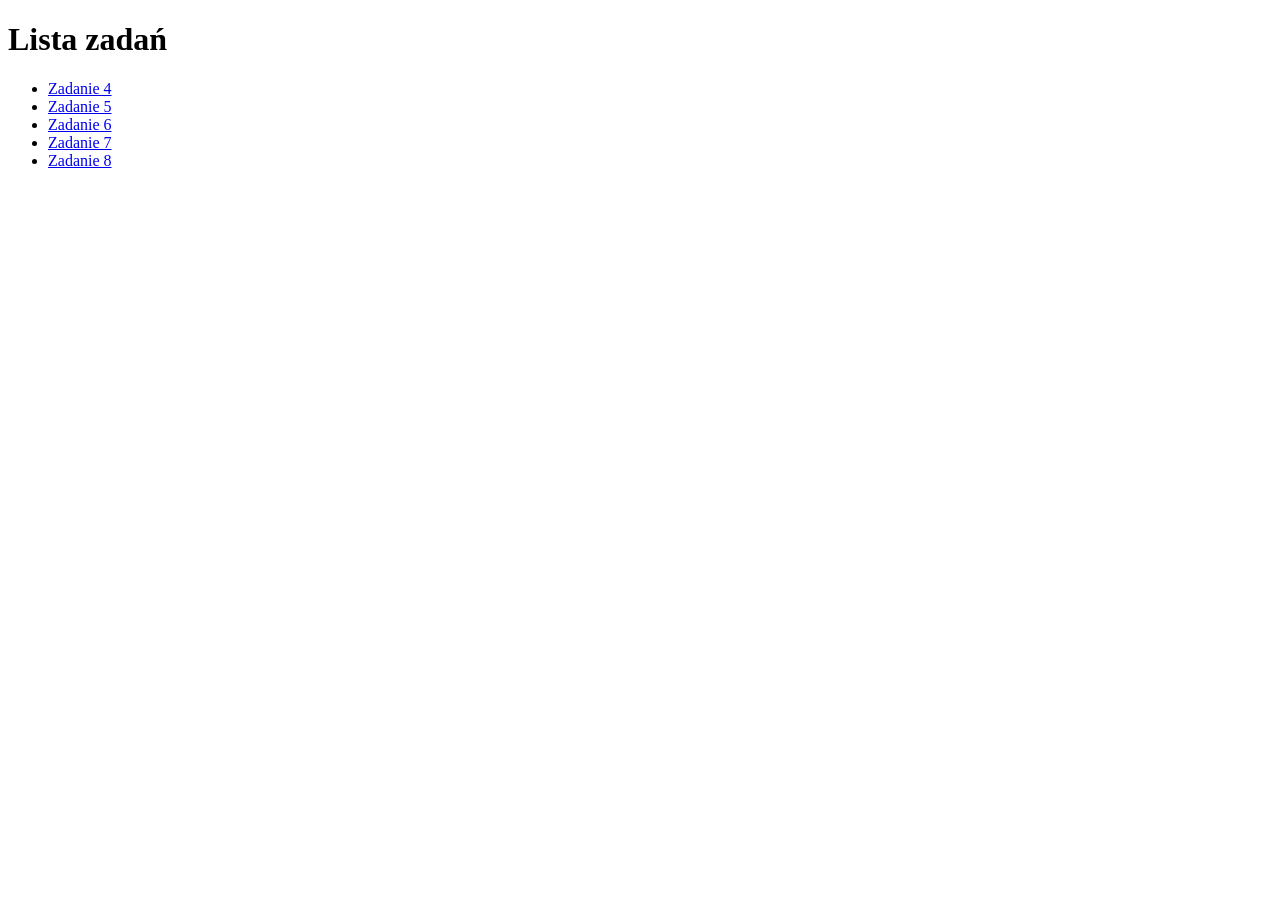
<file: index.html>
<!DOCTYPE html>
<html>
<head>
  <title>Moje zadania Yaroslav Pinieha 62293</title>
</head>
<body>
  <h1>Lista zadań</h1>

  <ul>
    <li><a href="zad4_interakcja/index.html">Zadanie 4</a></li>
    <li><a href="zad5_formularz/index.html">Zadanie 5</a></li>
    <li><a href="zad6_json/index.html">Zadanie 6</a></li>
    <li><a href="zad7_localstor/index.html">Zadanie 7</a></li>
    <li><a href="zad8_backend/index.html">Zadanie 8</a></li>
  </ul>

</body>
</html>
</file>
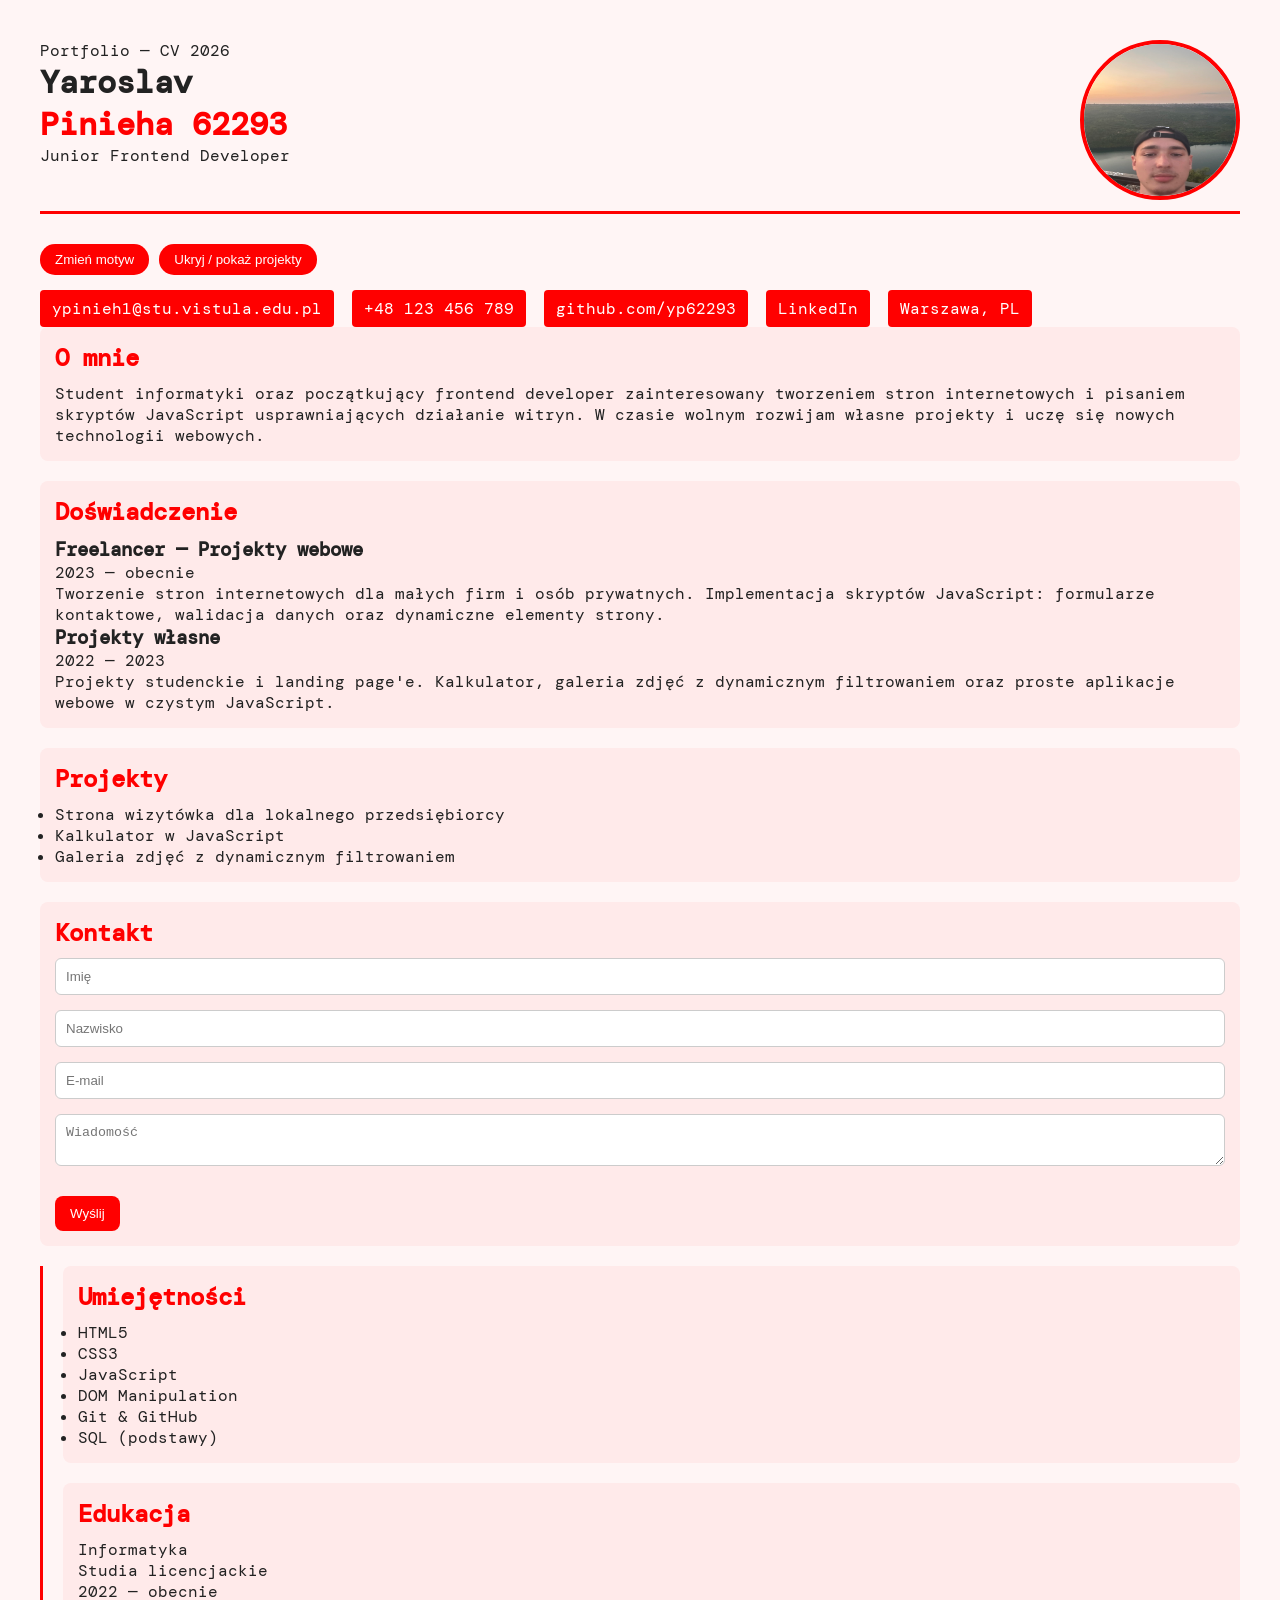
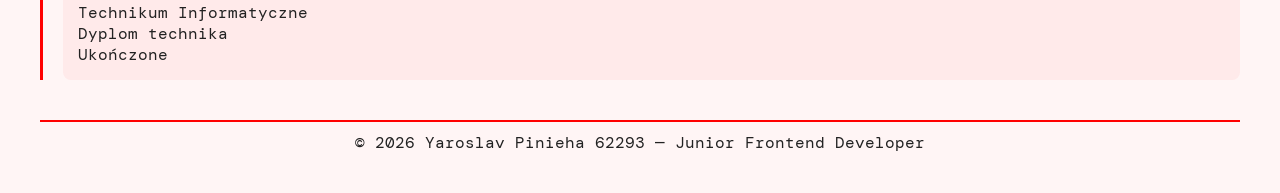
<file: zad5_formularz/index.html>
<!DOCTYPE html>
<html lang="pl">
<head>
<meta charset="UTF-8">
<meta name="viewport" content="width=device-width, initial-scale=1.0">
<title>Yaroslav Pinieha 62293 — Frontend Developer</title>

<link rel="stylesheet" href="red.css">

<link href="https://fonts.googleapis.com/css2?family=Playfair+Display:wght@400;700;900&family=DM+Mono:wght@300;400;500&display=swap" rel="stylesheet">
</head>

<body>

<div class="container">

<header class="header">

<div class="header-text">
<div class="header-tag">Portfolio — CV 2026</div>

<h1 class="header-name">
Yaroslav <br>
<span>Pinieha 62293</span>
</h1>

<p class="header-role">Junior Frontend Developer</p>
</div>

<div class="header-photo">
<img src="zdjecie.jpg" class="header-decor" alt="Yaroslav Pinieha 62293">
</div>

</header>

<button id="themeBtn" class="change-color">Zmień motyw</button>
<button id="toggleProjects" class="hide-project">Ukryj / pokaż projekty</button>

<div class="contact-bar">
<a href="mailto:ypinieh1@stu.vistula.edu.pl" class="contact-pill">ypinieh1@stu.vistula.edu.pl</a>
<a href="tel:+48123456789" class="contact-pill">+48 123 456 789</a>
<a href="https://github.com/yp62293" class="contact-pill">github.com/yp62293</a>
<a href="https://www.linkedin.com/in/yaroslav-pinieha-808a593b2/" class="contact-pill">LinkedIn</a>
<span class="contact-pill">Warszawa, PL</span>
</div>

<div class="grid">

<main>

<section class="section">
<h2>O mnie</h2>
<p>
Student informatyki oraz początkujący frontend developer zainteresowany
tworzeniem stron internetowych i pisaniem skryptów JavaScript
usprawniających działanie witryn. W czasie wolnym rozwijam własne projekty
i uczę się nowych technologii webowych.
</p>
</section>

<section class="section">
<h2>Doświadczenie</h2>

<div class="exp-item">
<h3>Freelancer — Projekty webowe</h3>
<p class="exp-date">2023 — obecnie</p>
<p>
Tworzenie stron internetowych dla małych firm i osób prywatnych.
Implementacja skryptów JavaScript: formularze kontaktowe,
walidacja danych oraz dynamiczne elementy strony.
</p>
</div>

<div class="exp-item">
<h3>Projekty własne</h3>
<p class="exp-date">2022 — 2023</p>
<p>
Projekty studenckie i landing page'e. Kalkulator,
galeria zdjęć z dynamicznym filtrowaniem oraz
proste aplikacje webowe w czystym JavaScript.
</p>
</div>

</section>

<section class="section">
<h2>Projekty</h2>

<ul class="projects">
<li>Strona wizytówka dla lokalnego przedsiębiorcy</li>
<li>Kalkulator w JavaScript</li>
<li>Galeria zdjęć z dynamicznym filtrowaniem</li>
</ul>

</section>

<section class="section">
<h2>Kontakt</h2>

<form id="contactForm" novalidate>

<input type="text" id="firstName" placeholder="Imię">
<div class="error" id="firstNameError"></div>

<input type="text" id="lastName" placeholder="Nazwisko">
<div class="error" id="lastNameError"></div>

<input type="email" id="email" placeholder="E-mail">
<div class="error" id="emailError"></div>

<textarea id="message" placeholder="Wiadomość"></textarea>
<div class="error" id="messageError"></div>

<button type="submit">Wyślij</button>

</form>
</section>

</main>

<aside class="sidebar">

<section class="section">
<h2>Umiejętności</h2>

<ul class="skills">
<li>HTML5</li>
<li>CSS3</li>
<li>JavaScript</li>
<li>DOM Manipulation</li>
<li>Git & GitHub</li>
<li>SQL (podstawy)</li>
</ul>

</section>

<section class="section">
<h2>Edukacja</h2>

<div class="edu-item">
<p class="edu-title">Informatyka</p>
<p>Studia licencjackie</p>
<p class="edu-year">2022 — obecnie</p>
</div>

<div class="edu-item">
<p class="edu-title">Technikum Informatyczne</p>
<p>Dyplom technika</p>
<p class="edu-year">Ukończone</p>
</div>

</section>

</aside>

</div>

</div>

<footer>
<p>© 2026 Yaroslav Pinieha 62293 — Junior Frontend Developer</p>
</footer>

<script src="script.js"></script>

</body>
</html>
</file>
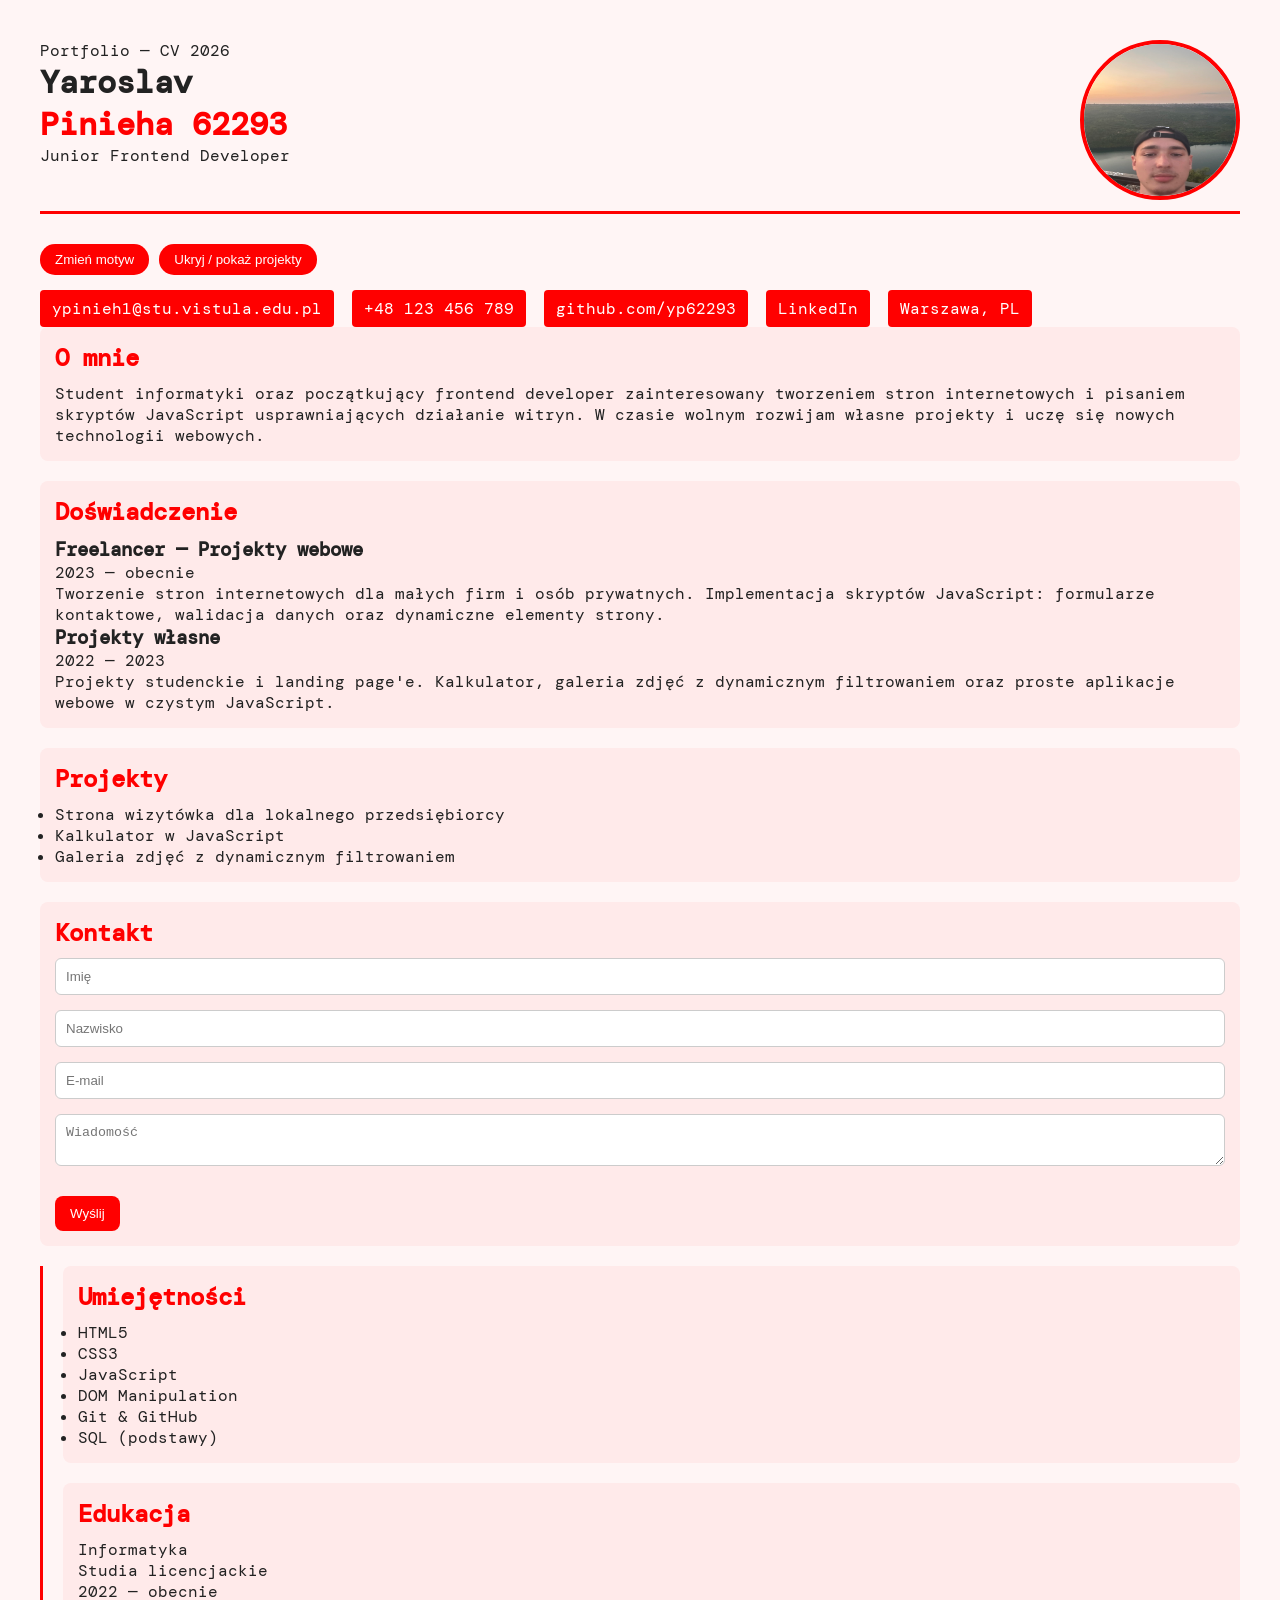
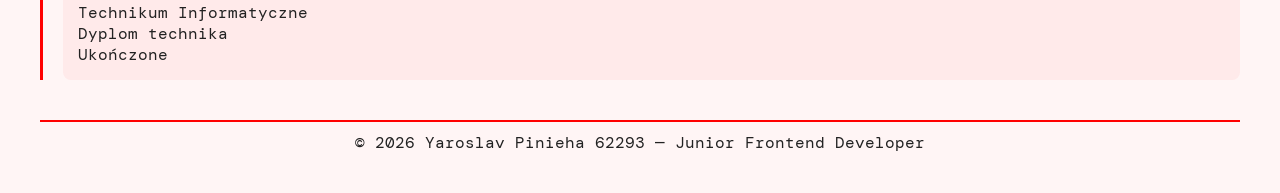
<file: zad6_json/index.html>
<!DOCTYPE html>
<html lang="pl">
<head>
<meta charset="UTF-8">
<meta name="viewport" content="width=device-width, initial-scale=1.0">
<title>Yaroslav Pinieha 62293 — Frontend Developer</title>

<link rel="stylesheet" href="red.css">

<link href="https://fonts.googleapis.com/css2?family=Playfair+Display:wght@400;700;900&family=DM+Mono:wght@300;400;500&display=swap" rel="stylesheet">
</head>

<body>

<div class="container">

<header class="header">

<div class="header-text">
<div class="header-tag">Portfolio — CV 2026</div>

<h1 class="header-name">
Yaroslav <br>
<span>Pinieha 62293</span>
</h1>

<p class="header-role">Junior Frontend Developer</p>
</div>

<div class="header-photo">
<img src="zdjecie.jpg" class="header-decor" alt="Yaroslav Pinieha 62293">
</div>

</header>

<button id="themeBtn" class="change-color">Zmień motyw</button>
<button id="toggleProjects" class="hide-project">Ukryj / pokaż projekty</button>

<div class="contact-bar">
<a href="mailto:ypinieh1@stu.vistula.edu.pl" class="contact-pill">ypinieh1@stu.vistula.edu.pl</a>
<a href="tel:+48123456789" class="contact-pill">+48 123 456 789</a>
<a href="https://github.com/yp62293" class="contact-pill">github.com/yp62293</a>
<a href="https://www.linkedin.com/in/yaroslav-pinieha-808a593b2/" class="contact-pill">LinkedIn</a>
<span class="contact-pill">Warszawa, PL</span>
</div>

<div class="grid">

<main>

<section class="section">
<h2>O mnie</h2>
<p>
Student informatyki oraz początkujący frontend developer zainteresowany
tworzeniem stron internetowych i pisaniem skryptów JavaScript
usprawniających działanie witryn. W czasie wolnym rozwijam własne projekty
i uczę się nowych technologii webowych.
</p>
</section>

<section class="section">
<h2>Doświadczenie</h2>

<div class="exp-item">
<h3>Freelancer — Projekty webowe</h3>
<p class="exp-date">2023 — obecnie</p>
<p>
Tworzenie stron internetowych dla małych firm i osób prywatnych.
Implementacja skryptów JavaScript: formularze kontaktowe,
walidacja danych oraz dynamiczne elementy strony.
</p>
</div>

<div class="exp-item">
<h3>Projekty własne</h3>
<p class="exp-date">2022 — 2023</p>
<p>
Projekty studenckie i landing page'e. Kalkulator,
galeria zdjęć z dynamicznym filtrowaniem oraz
proste aplikacje webowe w czystym JavaScript.
</p>
</div>

</section>

<section class="section">
<h2>Projekty</h2>

<ul class="projects"></ul>

</section>

<section class="section">
<h2>Kontakt</h2>

<form id="contactForm" novalidate>

<input type="text" id="firstName" placeholder="Imię">
<div class="error" id="firstNameError"></div>

<input type="text" id="lastName" placeholder="Nazwisko">
<div class="error" id="lastNameError"></div>

<input type="email" id="email" placeholder="E-mail">
<div class="error" id="emailError"></div>

<textarea id="message" placeholder="Wiadomość"></textarea>
<div class="error" id="messageError"></div>

<button type="submit">Wyślij</button>

</form>
</section>

</main>

<aside class="sidebar">

<section class="section">
<h2>Umiejętności</h2>

<ul class="skills"></ul>

</section>

<section class="section">
<h2>Edukacja</h2>

<div class="edu-item">
<p class="edu-title">Informatyka</p>
<p>Studia licencjackie</p>
<p class="edu-year">2022 — obecnie</p>
</div>

<div class="edu-item">
<p class="edu-title">Technikum Informatyczne</p>
<p>Dyplom technika</p>
<p class="edu-year">Ukończone</p>
</div>

</section>

</aside>

</div>

</div>

<footer>
<p>© 2026 Yaroslav Pinieha 62293 — Junior Frontend Developer</p>
</footer>

<script src="script.js"></script>

</body>
</html>
</file>
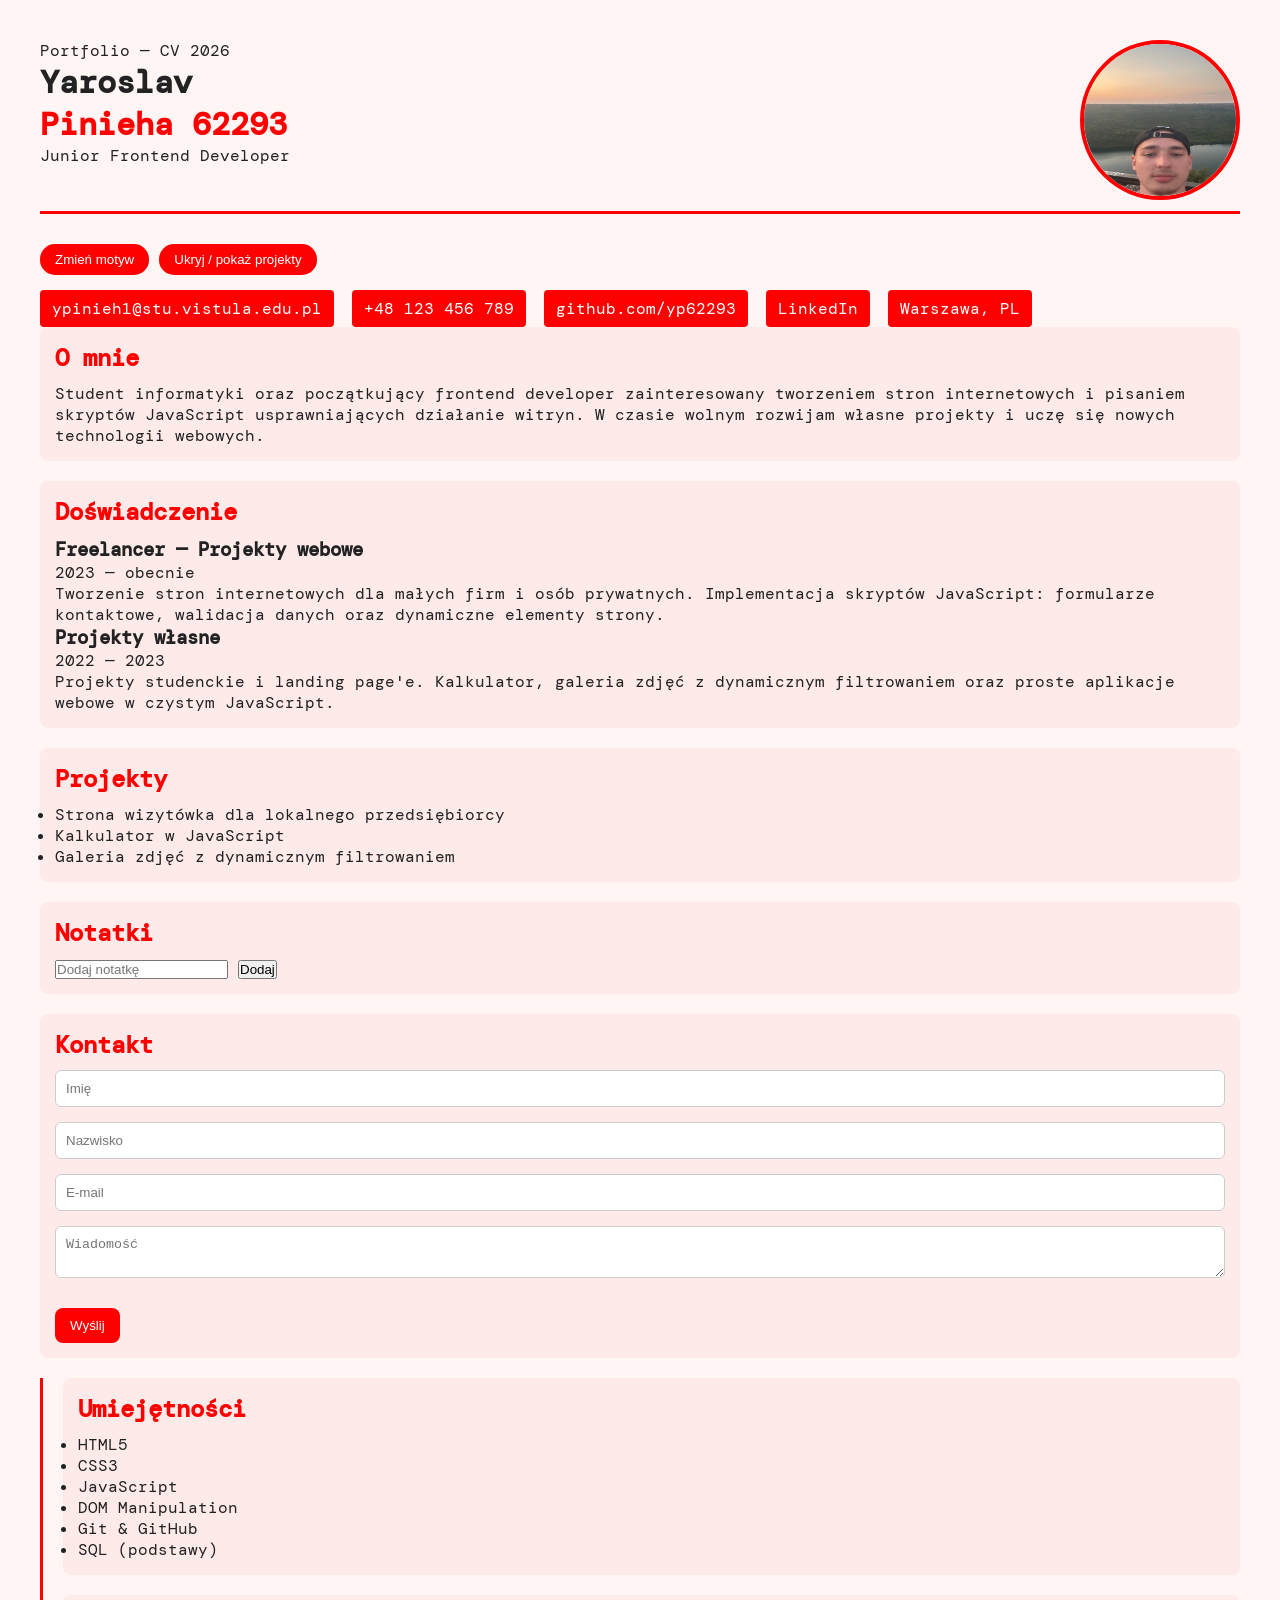
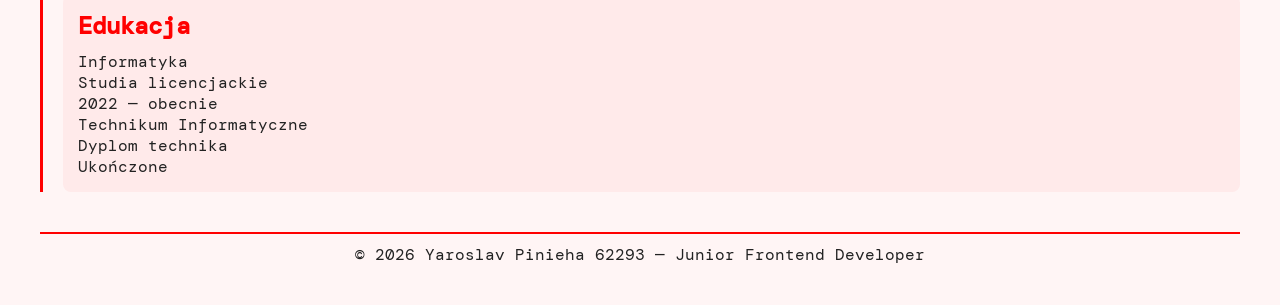
<file: zad7_localstor/index.html>
<!DOCTYPE html>
<html lang="pl">
<head>
<meta charset="UTF-8">
<meta name="viewport" content="width=device-width, initial-scale=1.0">
<title>Yaroslav Pinieha 62293 — Frontend Developer</title>

<link rel="stylesheet" href="red.css">

<link href="https://fonts.googleapis.com/css2?family=Playfair+Display:wght@400;700;900&family=DM+Mono:wght@300;400;500&display=swap" rel="stylesheet">
</head>

<body>

<div class="container">

<header class="header">

<div class="header-text">
<div class="header-tag">Portfolio — CV 2026</div>

<h1 class="header-name">
Yaroslav <br>
<span>Pinieha 62293</span>
</h1>

<p class="header-role">Junior Frontend Developer</p>
</div>

<div class="header-photo">
<img src="zdjecie.jpg" class="header-decor" alt="Yaroslav Pinieha 62293">
</div>

</header>

<button id="themeBtn" class="change-color">Zmień motyw</button>
<button id="toggleProjects" class="hide-project">Ukryj / pokaż projekty</button>

<div class="contact-bar">
<a href="mailto:ypinieh1@stu.vistula.edu.pl" class="contact-pill">ypinieh1@stu.vistula.edu.pl</a>
<a href="tel:+48123456789" class="contact-pill">+48 123 456 789</a>
<a href="https://github.com/yp62293" class="contact-pill">github.com/yp62293</a>
<a href="https://www.linkedin.com/in/yaroslav-pinieha-808a593b2/" class="contact-pill">LinkedIn</a>
<span class="contact-pill">Warszawa, PL</span>
</div>

<div class="grid">

<main>

<section class="section">
<h2>O mnie</h2>
<p>
Student informatyki oraz początkujący frontend developer zainteresowany
tworzeniem stron internetowych i pisaniem skryptów JavaScript
usprawniających działanie witryn. W czasie wolnym rozwijam własne projekty
i uczę się nowych technologii webowych.
</p>
</section>

<section class="section">
<h2>Doświadczenie</h2>

<div class="exp-item">
<h3>Freelancer — Projekty webowe</h3>
<p class="exp-date">2023 — obecnie</p>
<p>
Tworzenie stron internetowych dla małych firm i osób prywatnych.
Implementacja skryptów JavaScript: formularze kontaktowe,
walidacja danych oraz dynamiczne elementy strony.
</p>
</div>

<div class="exp-item">
<h3>Projekty własne</h3>
<p class="exp-date">2022 — 2023</p>
<p>
Projekty studenckie i landing page'e. Kalkulator,
galeria zdjęć z dynamicznym filtrowaniem oraz
proste aplikacje webowe w czystym JavaScript.
</p>
</div>

</section>

<section class="section">
<h2>Projekty</h2>

<ul class="projects"></ul>

</section>

<section class="section">
  <h2>Notatki</h2>

  <input type="text" id="noteInput" placeholder="Dodaj notatkę">
  <button id="addNoteBtn">Dodaj</button>

  <ul class="notes"></ul>
</section>

<section class="section">
<h2>Kontakt</h2>

<form id="contactForm" novalidate>

<input type="text" id="firstName" placeholder="Imię">
<div class="error" id="firstNameError"></div>

<input type="text" id="lastName" placeholder="Nazwisko">
<div class="error" id="lastNameError"></div>

<input type="email" id="email" placeholder="E-mail">
<div class="error" id="emailError"></div>

<textarea id="message" placeholder="Wiadomość"></textarea>
<div class="error" id="messageError"></div>

<button type="submit">Wyślij</button>

</form>
</section>

</main>

<aside class="sidebar">

<section class="section">
<h2>Umiejętności</h2>

<ul class="skills"></ul>

</section>

<section class="section">
<h2>Edukacja</h2>

<div class="edu-item">
<p class="edu-title">Informatyka</p>
<p>Studia licencjackie</p>
<p class="edu-year">2022 — obecnie</p>
</div>

<div class="edu-item">
<p class="edu-title">Technikum Informatyczne</p>
<p>Dyplom technika</p>
<p class="edu-year">Ukończone</p>
</div>

</section>

</aside>

</div>

</div>

<footer>
<p>© 2026 Yaroslav Pinieha 62293 — Junior Frontend Developer</p>
</footer>

<script src="script.js"></script>

</body>
</html>
</file>
<file: zad5_formularz/red.css>
*{
margin:0;
padding:0;
box-sizing:border-box;
}

:root{
--main:red;
}

body{
font-family:'DM Mono', monospace;
background:#fff5f5;
color:#222;
padding:40px;
}

header{
border-bottom:3px solid var(--main);
margin-bottom:30px;
position:relative;
padding-bottom:45px;
}

.header-decor{
position:absolute;
right:0;
top:0;
width:160px !important;
height:160px !important;
max-width:none !important;
background-image:url("zdjecie.jpg") !important;
background-size:cover !important;
background-position:center !important;
border-radius:50% !important;
border:4px solid var(--main);
}

.header-decor::after{
display:none !important;
}

.header-name span{
color:var(--main);
}

.contact-pill{
background:var(--main);
color:white;
padding:8px 12px;
margin-right:8px;
text-decoration:none;
border-radius:4px;
display:inline-block;
}

.section h2{
color:var(--main);
margin-bottom:10px;
}

.section{
background:#ffeaea;
padding:15px;
border-radius:8px;
margin-bottom:20px;
}

.sidebar{
border-left:3px solid var(--main);
padding-left:20px;
}

footer{
border-top:2px solid var(--main);
margin-top:40px;
padding-top:10px;
text-align:center;
}

@media (max-width:600px){
.header-decor{
position:static;
margin:0 auto 20px;
display:block;
}
}

.change-color{
  background-color: transparent;
  border:0;
  background-color: red;
  padding: 8px 15px;
  border-radius: 15px;
  margin-bottom: 15px;
  color:white;
}

.hide-project {
    background-color: transparent;
  border:0;
  background-color: red;
  padding: 8px 15px;
  border-radius: 15px;
  margin-bottom: 15px;
  color:white;
}

 form input,
form textarea {
  width: 100%;
  padding: 10px;
  margin-bottom: 5px;
  border-radius: 6px;
  border: 1px solid #ccc;
}

form button {
  margin-top: 10px;
  padding: 10px 15px;
  border: none;
  border-radius: 8px;
  background: var(--main);
  color: white;
  cursor: pointer;
}

.error {
  color: red;
  font-size: 12px;
  margin-bottom: 10px;
}
</file>
<file: zad6_json/red.css>
*{
margin:0;
padding:0;
box-sizing:border-box;
}

:root{
--main:red;
}

body{
font-family:'DM Mono', monospace;
background:#fff5f5;
color:#222;
padding:40px;
}

header{
border-bottom:3px solid var(--main);
margin-bottom:30px;
position:relative;
padding-bottom:45px;
}

.header-decor{
position:absolute;
right:0;
top:0;
width:160px !important;
height:160px !important;
max-width:none !important;
background-image:url("zdjecie.jpg") !important;
background-size:cover !important;
background-position:center !important;
border-radius:50% !important;
border:4px solid var(--main);
}

.header-decor::after{
display:none !important;
}

.header-name span{
color:var(--main);
}

.contact-pill{
background:var(--main);
color:white;
padding:8px 12px;
margin-right:8px;
text-decoration:none;
border-radius:4px;
display:inline-block;
}

.section h2{
color:var(--main);
margin-bottom:10px;
}

.section{
background:#ffeaea;
padding:15px;
border-radius:8px;
margin-bottom:20px;
}

.sidebar{
border-left:3px solid var(--main);
padding-left:20px;
}

footer{
border-top:2px solid var(--main);
margin-top:40px;
padding-top:10px;
text-align:center;
}

@media (max-width:600px){
.header-decor{
position:static;
margin:0 auto 20px;
display:block;
}
}

.change-color{
  background-color: transparent;
  border:0;
  background-color: red;
  padding: 8px 15px;
  border-radius: 15px;
  margin-bottom: 15px;
  color:white;
}

.hide-project {
    background-color: transparent;
  border:0;
  background-color: red;
  padding: 8px 15px;
  border-radius: 15px;
  margin-bottom: 15px;
  color:white;
}

 form input,
form textarea {
  width: 100%;
  padding: 10px;
  margin-bottom: 5px;
  border-radius: 6px;
  border: 1px solid #ccc;
}

form button {
  margin-top: 10px;
  padding: 10px 15px;
  border: none;
  border-radius: 8px;
  background: var(--main);
  color: white;
  cursor: pointer;
}

.error {
  color: red;
  font-size: 12px;
  margin-bottom: 10px;
}
</file>
<file: zad7_localstor/red.css>
*{
margin:0;
padding:0;
box-sizing:border-box;
}

:root{
--main:red;
}

body{
font-family:'DM Mono', monospace;
background:#fff5f5;
color:#222;
padding:40px;
}

header{
border-bottom:3px solid var(--main);
margin-bottom:30px;
position:relative;
padding-bottom:45px;
}

.header-decor{
position:absolute;
right:0;
top:0;
width:160px !important;
height:160px !important;
max-width:none !important;
background-image:url("zdjecie.jpg") !important;
background-size:cover !important;
background-position:center !important;
border-radius:50% !important;
border:4px solid var(--main);
}

.header-decor::after{
display:none !important;
}

.header-name span{
color:var(--main);
}

.contact-pill{
background:var(--main);
color:white;
padding:8px 12px;
margin-right:8px;
text-decoration:none;
border-radius:4px;
display:inline-block;
}

.section h2{
color:var(--main);
margin-bottom:10px;
}

.section{
background:#ffeaea;
padding:15px;
border-radius:8px;
margin-bottom:20px;
}

.sidebar{
border-left:3px solid var(--main);
padding-left:20px;
}

footer{
border-top:2px solid var(--main);
margin-top:40px;
padding-top:10px;
text-align:center;
}

@media (max-width:600px){
.header-decor{
position:static;
margin:0 auto 20px;
display:block;
}
}

.change-color{
  background-color: transparent;
  border:0;
  background-color: red;
  padding: 8px 15px;
  border-radius: 15px;
  margin-bottom: 15px;
  color:white;
}

.hide-project {
    background-color: transparent;
  border:0;
  background-color: red;
  padding: 8px 15px;
  border-radius: 15px;
  margin-bottom: 15px;
  color:white;
}

 form input,
form textarea {
  width: 100%;
  padding: 10px;
  margin-bottom: 5px;
  border-radius: 6px;
  border: 1px solid #ccc;
}

form button {
  margin-top: 10px;
  padding: 10px 15px;
  border: none;
  border-radius: 8px;
  background: var(--main);
  color: white;
  cursor: pointer;
}

.error {
  color: red;
  font-size: 12px;
  margin-bottom: 10px;
}
</file>
